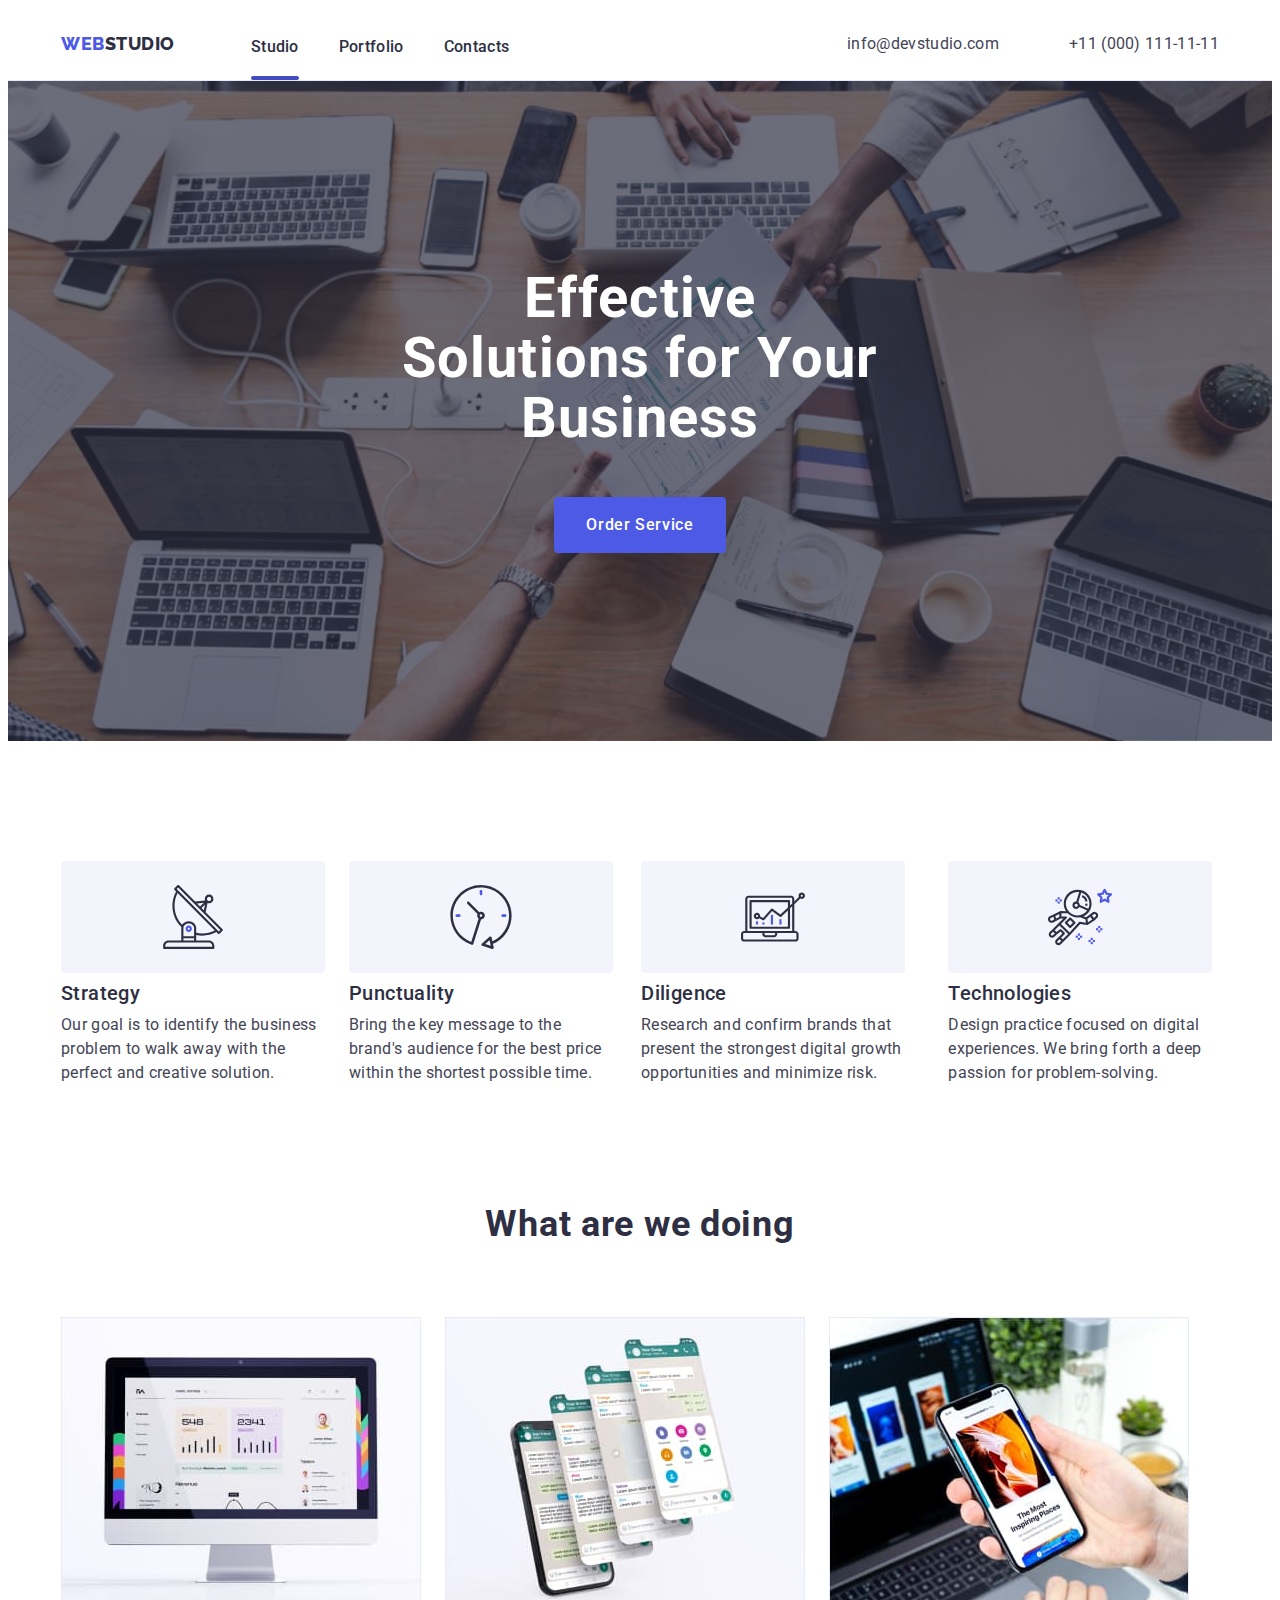
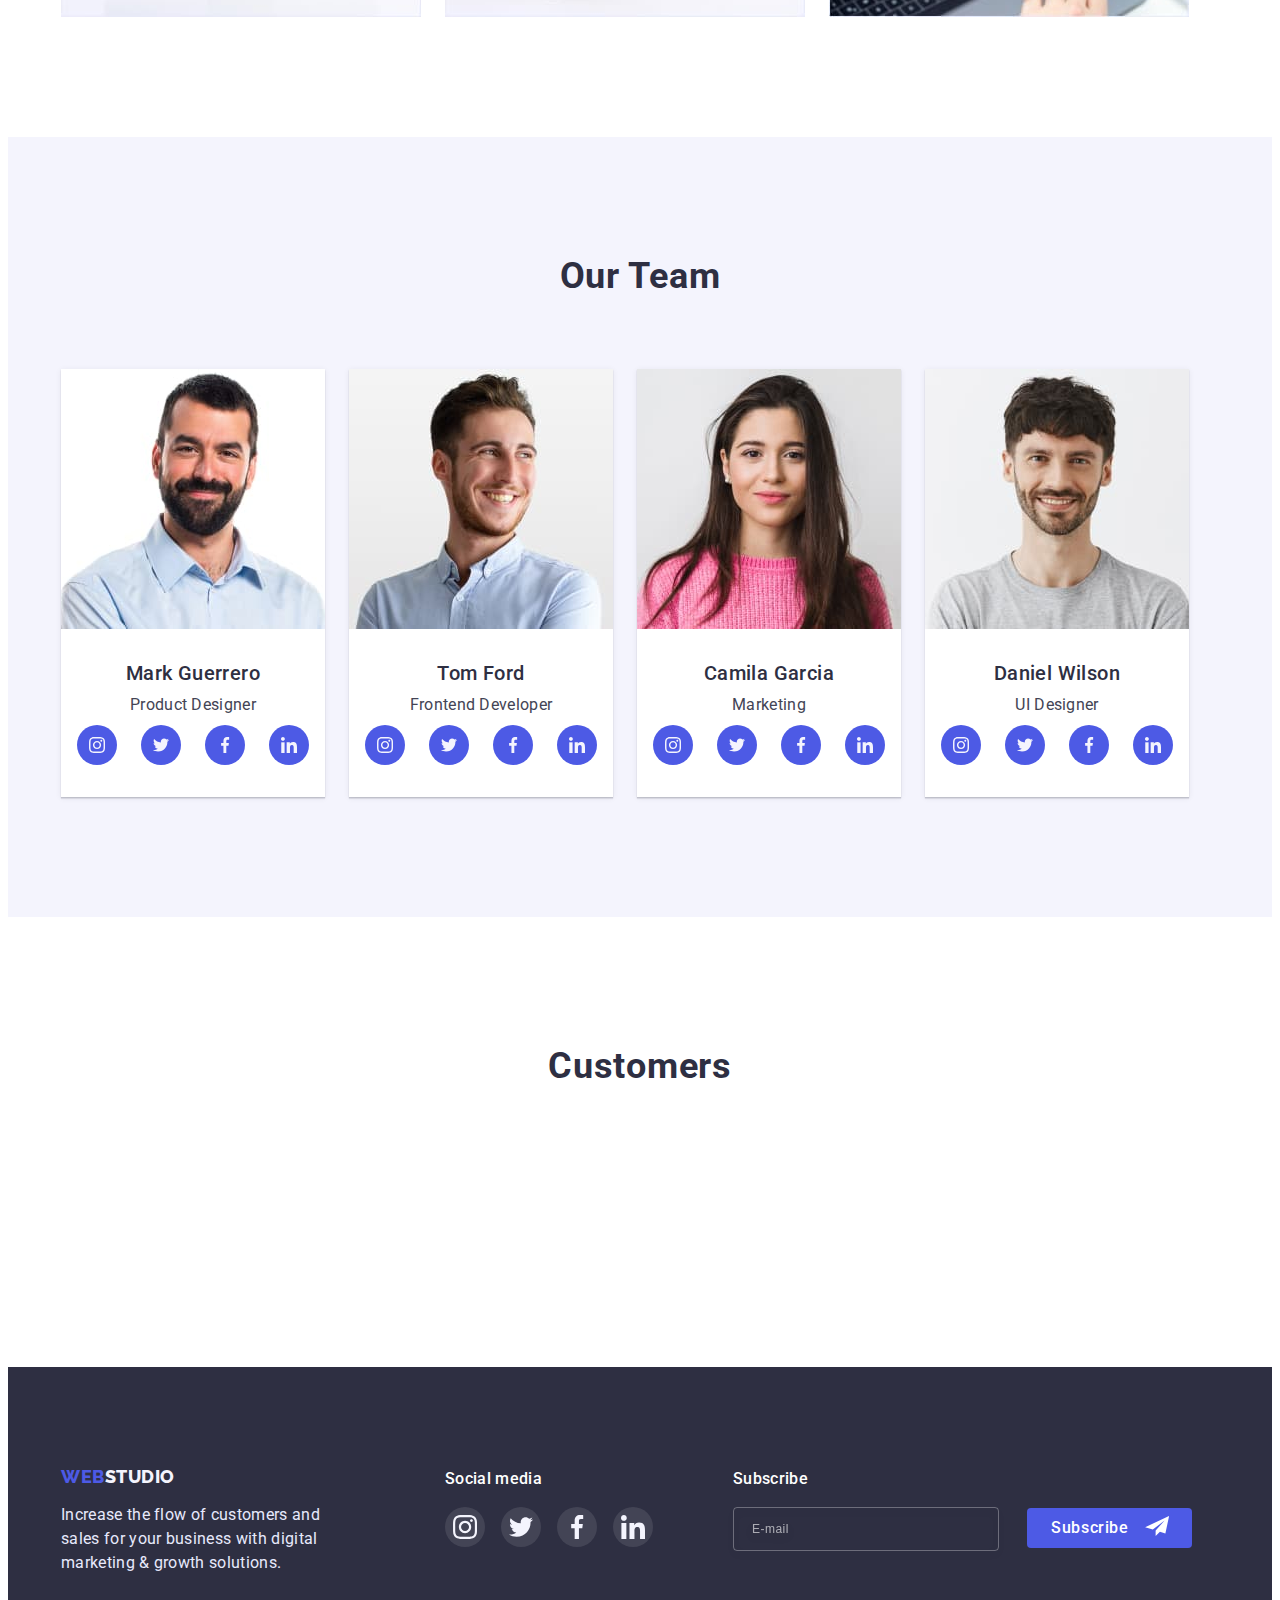
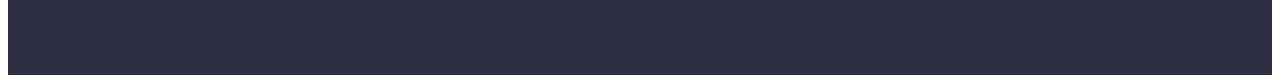
<file: index.html>
<!DOCTYPE html>
<html lang="en">
<head>
    <meta charset="UTF-8">
    <meta http-equiv="X-UA-Compatible" content="IE=edge">
    <meta name="viewport" content="width=device-width, initial-scale=1.0">
    <title>WebStudio</title>
    <link rel="preconnect" href="https://fonts.googleapis.com">
<link rel="preconnect" href="https://fonts.gstatic.com" crossorigin>
<link href="https://fonts.googleapis.com/css2?family=Raleway:wght@800&family=Roboto:wght@400;500;700;900&display=swap" rel="stylesheet">
<link rel ="stylesheet" href="https://cdnjs.cloudflare.com/ajax/libs/modern-normalize/1.1.0/modern-normalize.min.css" integrity="sha512-wpPYUAdjBVSE4KJnH1VR1HeZfpl1ub8YT/NKx4PuQ5NmX2tKuGu6U/JRp5y+Y8XG2tV+wKQpNHVUX03MfMFn9Q==" crossorigin="anonymous" referrerpolicy="no-referrer" />
<link rel="stylesheet" href="https://cdnjs.cloudflare.com/ajax/libs/animate.css/4.1.1/animate.min.css"
/>
<link href="https://unpkg.com/aos@2.3.1/dist/aos.css" rel="stylesheet">
<link rel="stylesheet" href="./css/styles.css">
</head>
<body>
    
    <header class="header">
        <div class="container">
        <nav class="header-navigation">
        <a href="./index.html" class="header-web link"> WEB<span class="header-studio link">STUDIO</span></a>
<ul class="header-list list">
    
    <li class="header-item">
        <a href="./index.html" class="header-link link current" >Studio</a></li>
    <li class="header-item">
        <a href="./portfolio.html" class="header-link link" >Portfolio</a></li>
    <li class="header-item">
        <a class="header-link link" href="">Contacts</a></li>
    
</ul>
</nav>
<ul class="header-list list">
    <li class="header-item">
        <a class="header-mail link" href="mailto:info@devstudio.com">info@devstudio.com</a></li>
    <li class="header-item">
        <a class="header-tel link" href="tel:+110001111111">+11 (000) 111-11-11</a></li>
</ul>
</div>
     </header>

    <main> 
        <section class="hero">
            <div class="container">
           <h1 class="hero-title title">Effective Solutions  for Your Business</h1>
        
           <button class="hero-btn" type="button" data-modal-open>Order Service</button>
        </div>
        
         </section>

        <section class="about"> 
            <div class="container">

         <h2 class="visually-hidden"> About us </h2>

         <ul class="about-list list">
    <li class="about-item">
        <div class="about-soc">
            <svg class="about-soc-icon"
            width="64"
            height="64">
                <use href="./images/icons.svg#icon-antenna-1">

                </use>
            </svg>
        </div>
        <h3 class="about-after-title after-title">Strategy </h3>
        <p class="about-text text">Our goal is to identify the business problem to walk away with the perfect and creative solution.</p> </li>
    <li class="about-item">
        <div class="about-soc">
            <svg class="about-soc-icon"
            width="64"
            height="64">
                <use href="./images/icons.svg#icon-clock-1">
                    
                </use>
            </svg>
        </div>
        <h3 class="about-after-title after-title">Punctuality</h3>
        <p class="about-text text">Bring the key message to the brand's audience for the best price within the shortest possible time.</p></li>
    <li class="about-item">
        <div class="about-soc">
            <svg class="about-soc-icon"
            width="64",
            height="64">
                <use href="./images/icons.svg#icon-diagram-1">
                    
                </use>
            </svg>
        </div>
        <h3 class="about-after-title after-title">Diligence</h3>
        <p class="about-text text">Research and confirm brands that present the strongest digital growth opportunities and minimize risk.</p></li>
    <li class="about-item">
        <div class="about-soc">
            <svg class="about-soc-icon"
            width="64"
            height="64">
                <use href="./images/icons.svg#icon-astronaut-1">
                    
                </use>
            </svg>
        </div>
        <h3 class="about-after-title after-title">Technologies</h3>
    <p class="about-text text">Design practice focused on digital experiences. We bring forth a deep passion for problem-solving.</p></li>
</ul>
</div>
</section>

<section class="gallery">
    <div class="container">
<h2 class="gallery-title  title">What are we doing</h2>
<ul class="gallery-list list">
    <li class="gallery-item">
        <img src="./images/what/computer.jpg" 
        alt="statistics on the computer screen"
        width="360"
        height="300">
    </li>
    <li class="gallery-item">
        <img src="./images/what/tabs.jpg" 
        alt="dialogue of a group of people on the phone screen"
        width="360"
        height="300" >
    </li>
    <li class="gallery-item">
        <img src="./images/what/phone.jpg" 
        alt="open application on the phone screen"
        width="360"
        height="300" >
    </li>
</ul>
</div>
        </section>

        <section class="team">
            <div class="container">
            <h2 class="team-title title">Our Team</h2>
            <ul class="team-list list">
                <li class="team-item">
                    <img src="./images/employees/guerrero.jpg" 
                    alt="portrait of an employee"
                    width="264"
                    height="260">
                    <div class="team-container">
                    <h3 class="team-after-title after-title">Mark Guerrero</h3>
                    <p class="team-text text">Product Designer</p>

                <ul class="team-soc-list list">
                <li class="team-soc-item">
                <a href="" class="team-soc-link link">
                    <svg class="team-soc-icon"
                    width="16"
                    height="16">
                                    <use href="./images/icons.svg#icon-instagram-2"></use>
                                </svg>

                            </a></li>
                <li class="team-soc-item">
    
                <a href="" class="team-soc-link link">
                    <svg class="team-soc-icon" width="16"
                    height="16">
    
                        <use href="./images/icons.svg#icon-twitter-1"></use>
                            </svg>
                            </a></li>

                <li class="team-soc-item">
            
                <a href="" class="team-soc-link link">
                    <svg class="team-soc-icon"
                    width="16"
                height="16">
                            <use href="./images/icons.svg#icon-facebook-1"></use></svg>

                            </a></li>

                <li class="team-soc-item">
               
                <a href="" class="team-soc-link link">
                    <svg class="team-soc-icon"
                    width="16"
                height="16">
                        <use href="./images/icons.svg#icon-linkedin-1"></use></svg>

                            </a></li>
                    </ul>
                </div>
                </li>

                <li class="team-item">
                    <img src="./images/employees/ford.jpg" 
                    alt="portrait of an employee"
                    width="264"
                    height="260">
                    <div class="team-container">
                    <h3 class="team-after-title after-title">Tom Ford</h3>
                    <p class="team-text text">Frontend Developer</p>

                    <ul class="team-soc-list list">
                        <li class="team-soc-item">
                        <a href="" class="team-soc-link link">
                            <svg class="team-soc-icon"
                            width="16"
                            height="16">
                                            <use href="./images/icons.svg#icon-instagram-2"></use>
                                        </svg>
        
                                    </a></li>
                        <li class="team-soc-item">
            
                        <a href="" class="team-soc-link link">
                            <svg class="team-soc-icon" width="16"
                            height="16">
            
                                <use href="./images/icons.svg#icon-twitter-1"></use>
                                    </svg>
                                    </a></li>
        
                        <li class="team-soc-item">
                    
                        <a href="" class="team-soc-link link">
                            <svg class="team-soc-icon"
                            width="16"
                        height="16">
                                    <use href="./images/icons.svg#icon-facebook-1"></use></svg>
        
                                    </a></li>
        
                        <li class="team-soc-item">
                       
                        <a href="" class="team-soc-link link">
                            <svg class="team-soc-icon"
                            width="16"
                        height="16">
                                <use href="./images/icons.svg#icon-linkedin-1"></use></svg>
        
                                    </a></li>
                            </ul>
                </div> 
                </li>


                <li class="team-item">

                    <img src="./images/employees/garcia.jpg" 
                    alt="portrait of an employee"
                    width="264"
                    height="260">
                    <div class="team-container">
                    <h3 class="team-after-title after-title">Camila Garcia</h3>
                    <p class="team-text text">Marketing</p>
                    <ul class="team-soc-list list">
                        <li class="team-soc-item">
                        <a href="" class="team-soc-link link">
                            <svg class="team-soc-icon"
                            width="16"
                            height="16">
                                            <use href="./images/icons.svg#icon-instagram-2"></use>
                                        </svg>
        
                                    </a></li>
                        <li class="team-soc-item">
            
                        <a href="" class="team-soc-link link">
                            <svg class="team-soc-icon" width="16"
                            height="16">
            
                                <use href="./images/icons.svg#icon-twitter-1"></use>
                                    </svg>
                                    </a></li>
        
                        <li class="team-soc-item">
                    
                        <a href="" class="team-soc-link link">
                            <svg class="team-soc-icon"
                            width="16"
                        height="16">
                                    <use href="./images/icons.svg#icon-facebook-1"></use></svg>
        
                                    </a></li>
        
                        <li class="team-soc-item">
                       
                        <a href="" class="team-soc-link link">
                            <svg class="team-soc-icon"
                            width="16"
                        height="16">
                                <use href="./images/icons.svg#icon-linkedin-1"></use></svg>
        
                                    </a></li>
                            </ul>
                </div>
                    
                </li>
                <li  class="team-item">
                    <img src="./images/employees/wilson.jpg" 
                    alt="portrait of an employee"
                    width="264"
                    height="260">
                    <div class="team-container">
                    <h3 class="team-after-title after-title">Daniel Wilson</h3>
                    <p class="team-text text">UI Designer</p>
                    <ul class="team-soc-list list">
                        <li class="team-soc-item">
                        <a href="" class="team-soc-link link">
                            <svg class="team-soc-icon"
                            width="16"
                            height="16">
                                            <use href="./images/icons.svg#icon-instagram-2"></use>
                                        </svg>
        
                                    </a></li>
                        <li class="team-soc-item">
            
                        <a href="" class="team-soc-link link">
                            <svg class="team-soc-icon" width="16"
                            height="16">
            
                                <use href="./images/icons.svg#icon-twitter-1"></use>
                                    </svg>
                                    </a></li>
        
                        <li class="team-soc-item">
                    
                        <a href="" class="team-soc-link link">
                            <svg class="team-soc-icon"
                            width="16"
                        height="16">
                                    <use href="./images/icons.svg#icon-facebook-1"></use></svg>
        
                                    </a></li>
        
                        <li class="team-soc-item">
                       
                        <a href="" class="team-soc-link link">
                            <svg class="team-soc-icon"
                            width="16"
                        height="16">
                                <use href="./images/icons.svg#icon-linkedin-1"></use></svg>
        
                                    </a></li>
                            </ul>
                </div>
                </li>
            </ul>
        </div>
        </section>
        
<section class="customers">
    
    <div class="container">
        <h2 class="customers-title title">Customers</h2>
        <div data-aos="fade-up">
        <ul class="customers-list list">

            <li class="customers-item">
                <a href="" class="customers-link link">
                    <svg class="customers-soc-icon"
                    width="104"
                    height="96">
                        <use href="./images/icons.svg#icon-Logo"></use>
                    </svg>
                </a></li>
            <li class="customers-item">
                <a href="" class="customers-link link">
                    <svg class="customers-soc-icon"
                    width="104"
                    height="96">
                        <use href="./images/icons.svg#icon-Logo-1"></use>
                    </svg>
                    
                </a></li>
            <li class="customers-item">
                <a href="" class="customers-link link">
                <svg class="customers-soc-icon"
                    width="104"
                    height="96">
                        <use href="./images/icons.svg#icon-Logo-2"></use>
                    </svg>

                </a></li>
            <li class="customers-item">
                <a href="" class="customers-link link">
                    <svg class="customers-soc-icon"
                    width="104"
                    height="96">
                        <use href="./images/icons.svg#icon-Logo-3"></use>
                    </svg>
                                        

                </a></li>
            <li class="customers-item">
                <a href="" class="customers-link link">
                    <svg class="customers-soc-icon"
                    width="104"
                    height="96">
                        <use href="./images/icons.svg#icon-Logo-4"></use>
                    </svg>
                                          
                </a></li>
            <li class="customers-item">
                <a href="" class="customers-link link">
                    <svg class="customers-soc-icon"
                    width="104"
                    height="96">
                        <use href="./images/icons.svg#icon-Logo-5"></use>
                    </svg>                  
                </a></li>
        </ul>
    </div>
    </div>
</section>

    </main>
    <footer class="footer">
        <div class="container">
            <div class="footer-wrap">
        <a href="./index.html" class="footer-web link">WEB <span class="footer-studio link">STUDIO</span></a>
        <p class="footer-text">Increase the flow of customers and sales for your business with digital marketing & growth solutions.</p>
    </div>
    
<div class="footer-soc">
            <h2 class="footer-title ">Social media</h2>
            <ul class="footer-soc-list list">
                <li class="footer-soc-item">
                    <a href="" class="footer-soc-link link">
                        <svg class="footer-soc-icon"
                        width="24"
                        height="24">
                            <use href="./images/icons.svg#icon-instagram-2"></use>
                        </svg>          
                    </a></li>
                <li class="footer-soc-item">
                    <a href="" class="footer-soc-link link">
                        <svg class="footer-soc-icon"
                        width="24"
                        height="24">
                            <use href="./images/icons.svg#icon-twitter-1"></use>
                        </svg>  
                    </a></li>
                <li class="footer-soc-item">
                    <a href="" class="footer-soc-link link">
                        <svg class="footer-soc-icon"
                        width="24"
                        height="24">
                            <use href="./images/icons.svg#icon-facebook-1"></use>
                        </svg>  
                    </a></li>
                <li class="footer-soc-item">
                    <a href="" class="footer-soc-link link">
                        <svg class="footer-soc-icon"
                        width="24"
                        height="24">
                            <use href="./images/icons.svg#icon-linkedin-1"></use>
                        </svg>  
                    </a></li>
            </ul>
        </div>

        <form class="footer-form">
        <div class="footer-subscribe">
        <h2 class="footer-title ">Subscribe</h2>
        <input 
        type="email" 
        class="footer-input" 
        name="user-email" 
        placeholder="E-mail"
       />
       <button class="footer-sbc-btn" type="submit">
        Subscribe
        <svg class="footer-btn-icon"
                        width="24"
                        height="20">
                            <use href="./images/icons.svg#icon-icon-send"></use>
                        </svg>  
       </button>


        </div>
        </form>
    </div>
    </footer>

    <div class="backdrop is-hidden" data-modal>
        <div class="modal">
           <button type="button" class="modal-close-btn" data-modal-close>
            <svg class="modal-icon"
            width="8"
            height="8">
            <use href="./images/icons.svg#icon-Vector-1"></use>
            </svg> 
            </button>

            <p class="modal-title">Leave your contacts and we will call you back</p>
            
            <form class="modal-form">

                <div class="modal-field">
                <label for="user-name" class="input-text">Name</label>
                <div class="input-wrap">
                <input 
                type="text" 
                class="modal-input" 
                name="user-name" 
                placeholder=""
                id="user-name"/>
                    <svg class="input-icon"
                    width="12"
                    height="12">
                    <use href="./images/icons.svg#icon-name"></use>
                    </svg>  
                </div>
                </div>
               
                <div class="modal-field">
                <label for="user-phone" class="input-text"> Phone</label>
                <div class="input-wrap">
                <input 
                type="tel" 
                class="modal-input" 
                name="user-phone" 
                placeholder=""
                id="user-phone"/>

                <svg class="input-icon"
                width="13"
                height="13">
                <use href="./images/icons.svg#icon-phone"></use>
                </svg>  
                </div>
            </div>

                <div class="modal-field">
                <label for="user-email" class="input-text"> Email</label>
                <div class="input-wrap">
                <input 
                type="email" 
                class="modal-input" 
                name="user-email" 
                placeholder=""
                id="user-email"/>

                <svg class="input-icon"
                width="13"
                height="13">
                <use href="./images/icons.svg#icon-email"></use>
                </svg>  
                </div>
                </div>

                <label for="user-comment" class="input-text"> Comment </label>
                <textarea
                type="text" 
                class="modal-comment" 
                name="user-comment" 
                id="user-comment"
                placeholder="Text input"></textarea>

                <div class="modal-field-check">
                <input 
                type="checkbox" 
                name="privacy" 
                id="privacy"
                value="true"
                class="input-check visually-hidden">
                <label for="privacy" class="check-text">

                    <span class="check-box">
                        <svg class="input-check-icon"
                width="10"
                height="8">
                <use href="./images/icons.svg#icon-done"></use>
                </svg>  
                </span>
                I accept the terms and conditions of the&nbsp;<a href=""> Privacy policy</a> </label>
            </div>
                <button type="submit" class="modal-btn-send">Send</button>
           
            </form>
        </div>
    </div>

    <script src="https://unpkg.com/aos@2.3.1/dist/aos.js"></script>
    <script>
        AOS.init();
      </script>

       <script src="./js/modal.js"></script>
</body>
</html>
</file>
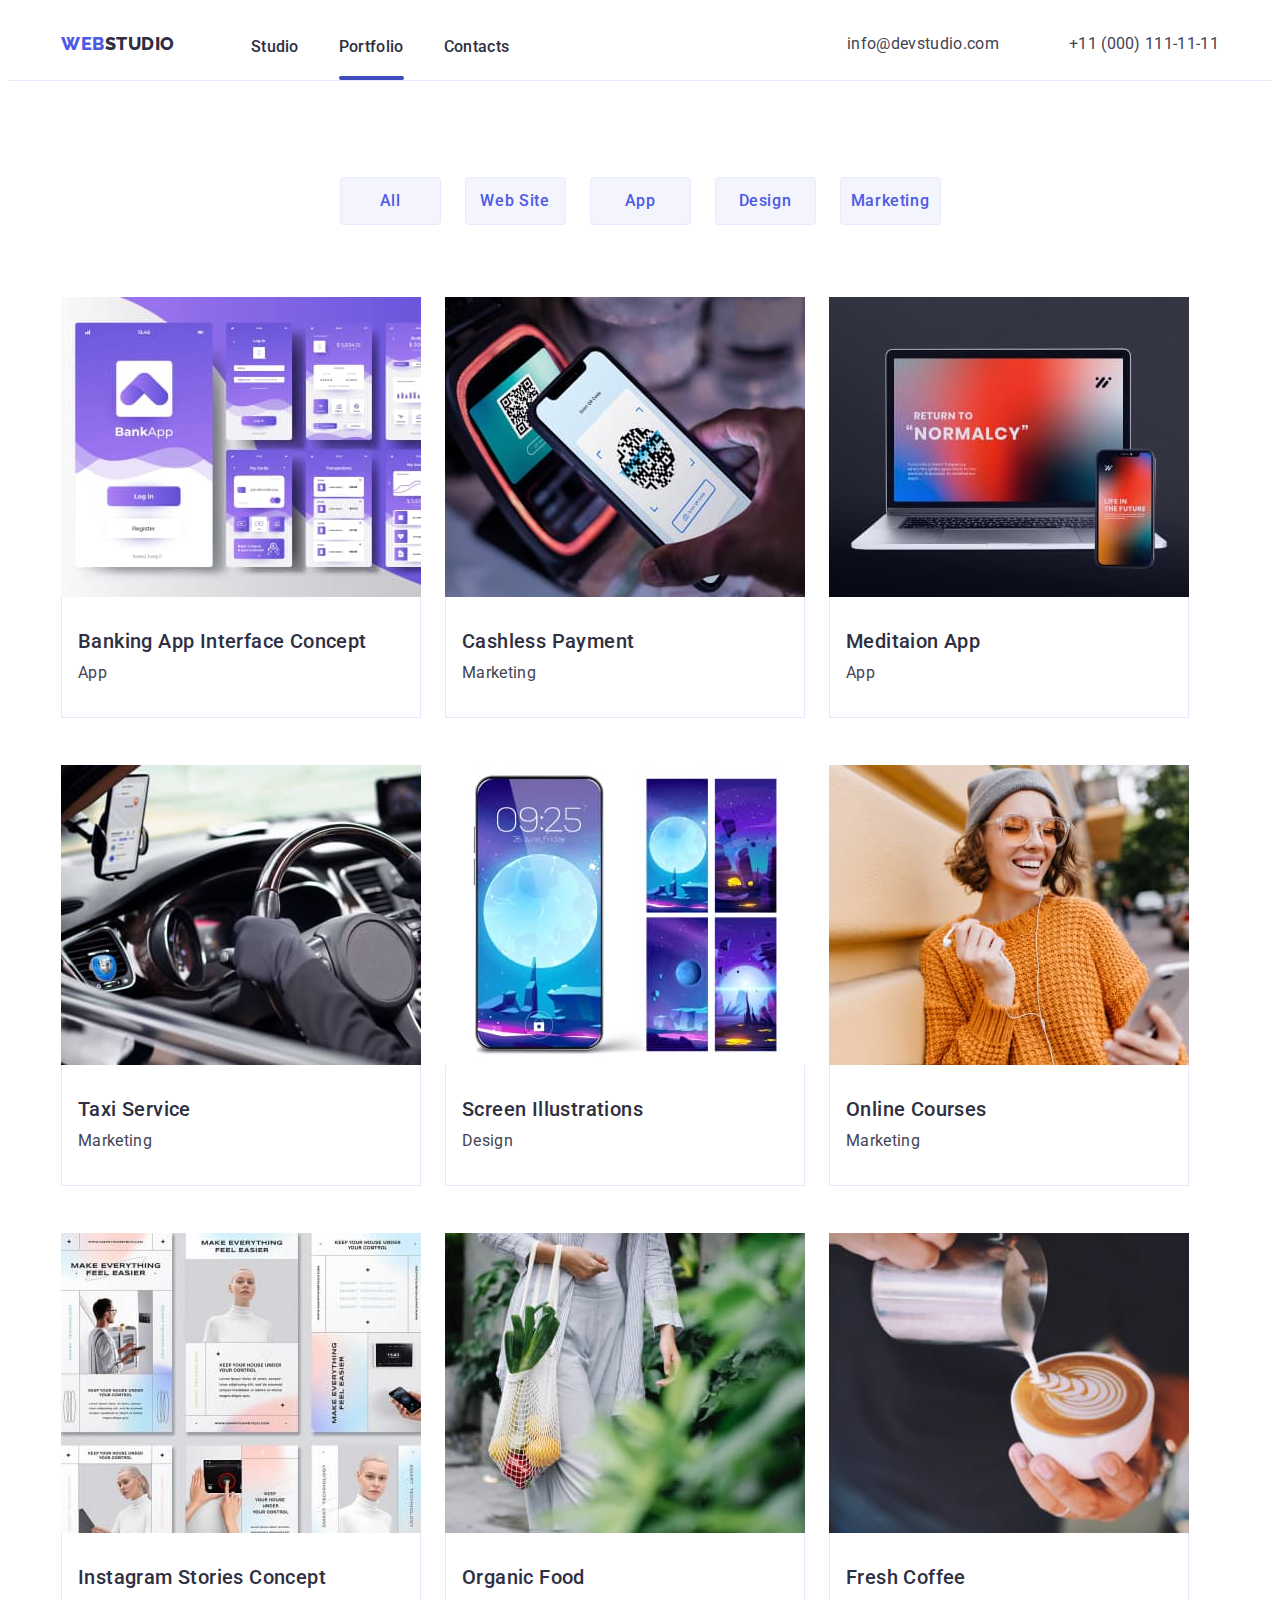
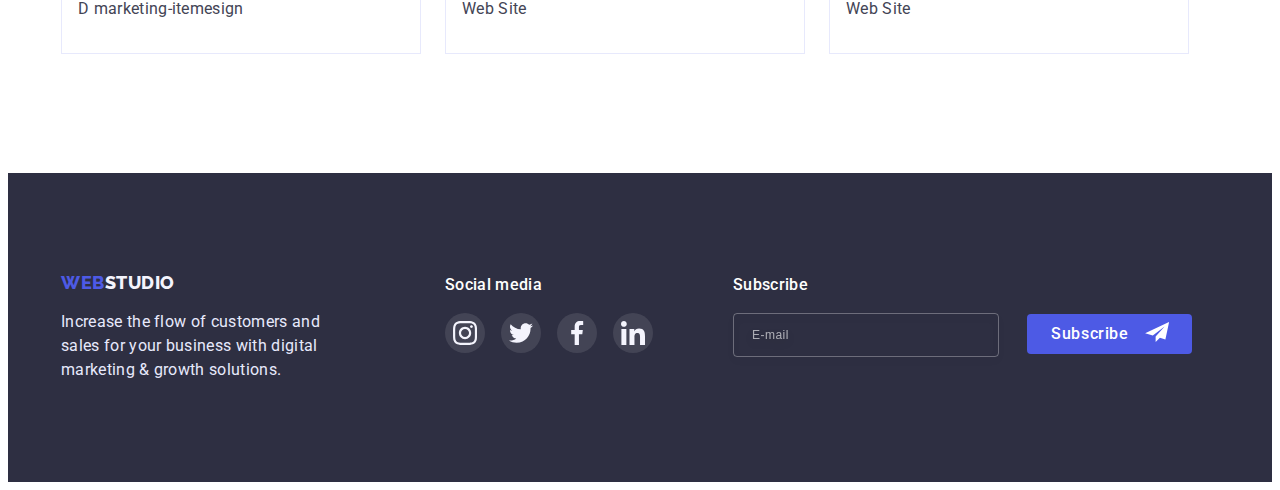
<file: portfolio.html>
<!DOCTYPE html>
<html lang="en">
<head>
    <meta charset="UTF-8">
    <meta http-equiv="X-UA-Compatible" content="IE=edge">
    <meta name="viewport" content="width=device-width, initial-scale=1.0">
    <title>Portfolio</title>
    <link rel="preconnect" href="https://fonts.googleapis.com">
<link rel="preconnect" href="https://fonts.gstatic.com" crossorigin>
<link href="https://fonts.googleapis.com/css2?family=Raleway:wght@800&family=Roboto:wght@400;500;700&display=swap" rel="stylesheet">
<link rel ="stylesheet" href="https://cdnjs.cloudflare.com/ajax/libs/modern-normalize/1.1.0/modern-normalize.min.css" integrity="sha512-wpPYUAdjBVSE4KJnH1VR1HeZfpl1ub8YT/NKx4PuQ5NmX2tKuGu6U/JRp5y+Y8XG2tV+wKQpNHVUX03MfMFn9Q==" crossorigin="anonymous" referrerpolicy="no-referrer" />
<link rel="stylesheet" href="https://cdnjs.cloudflare.com/ajax/libs/animate.css/4.1.1/animate.min.css"
/>
<link rel="stylesheet" href="./css/styles.css">
</head>

<body>
    <header class="header">
        <div class="container">
        <nav class="header-navigation">
    <a href="./index.html" class="header-web link"> WEB<span class="header-studio link">STUDIO</span></a>
<ul class="header-list list">
    <li  class="header-item"> 
        <a href="./index.html" class="header-link link" >Studio</a></li>
    <li  class="header-item"> 
        <a href="./portfolio.html" class="header-link link current" >Portfolio</a></li>
    <li  class="header-item">
        <a class="header-link link" >Contacts</a></li>
</ul>
</nav>
<ul class="header-list list">
    <li  class="header-item">
        <a class="header-mail link" href="mailto:info@devstudio.com">info@devstudio.com</a></li>
    <li  class="header-item">
        <a class="header-tel link" href="tel:+110001111111">+11 (000) 111-11-11</a></li>
</ul>
</div>
     </header>

<main>
     <section class="portfolio">
        <div class="container">
<h1 class="visually-hidden"> Portfolio</h1>
<ul class="portfolio-list list">
<li class="portfolio-item">
    <button class="portfolio-btn" type="button">All</button></li>
<li class="portfolio-item">
    <button class="portfolio-btn" type="button">Web Site</button></li>
<li class="portfolio-item">
    <button class="portfolio-btn" type="button">App</button></li>
<li class="portfolio-item">
    <button class="portfolio-btn" type="button">Design</button></li>
<li class="portfolio-item">
    <button class="portfolio-btn" type="button">Marketing</button></li>
</ul>


    
<h2 class="visually-hidden">App</h2>

<ul class="app-list list"> 
    <li class="app-item "> 
        <a href="" class="app-link link">
        
        <div class="app-top-wrap">
            <img src="./images/app/img-1.jpg"
        alt="image1"
        width="360"
        height="300">
            <p class="app-top-text">
                14 Stylish and User-Friendly App Design Concepts · Task Manager App · Calorie Tracker App · Exotic Fruit Ecommerce App · Cloud Storage App
            </p>

        </div>
        
        <div class="app-container item-border-portfolio">
        <h3 class="app-after-title after-title">Banking App Interface Concept</h3>
<p class="app-text text">App</p>
</div>
</a>
    </li>
    <li class="app-item">
         <a href="" class="app-link link"> 
            <div class="app-top-wrap">
        <img src="./images/app/img-2.jpg"
        alt="image2"
        width="360"
        height="300">
        <p class="app-top-text">
            14 Stylish and User-Friendly App Design Concepts · Task Manager App · Calorie Tracker App · Exotic Fruit Ecommerce App · Cloud Storage App
        </p>
    </div>
        <div class="app-container item-border-portfolio">
<h3 class="app-after-title after-title">Cashless Payment</h3>
    <p class="app-text text">Marketing</p>
</div>
</a>
</li>
    <li class="app-item">
         <a href="" class="app-link link">
            <div class="app-top-wrap"> 
        <img src="./images/app/img-3.jpg"
        alt="image3"
        width="360"
        height="300">
        <p class="app-top-text">
            14 Stylish and User-Friendly App Design Concepts · Task Manager App · Calorie Tracker App · Exotic Fruit Ecommerce App · Cloud Storage App
        </p>

        </div>
        <div class="app-container item-border-portfolio">
<h3 class="app-after-title after-title">Meditaion App</h3>
    <p class="app-text text">App</p>
</div>
</a>
</li>

        <li class="app-item">
             <a href="" class="app-link link">
                <div class="app-top-wrap">
            <img src="./images/design/img-4.jpg"
            alt="image4"
            width="360"
            height="300">
            <p class="app-top-text">
            14 Stylish and User-Friendly App Design Concepts · Task Manager App · Calorie Tracker App · Exotic Fruit Ecommerce App · Cloud Storage App
        </p>

            </div>
            <div class="app-container item-border-portfolio">
            <h3 class="app-after-title after-title">Taxi Service</h3>
            <p class="app-text text">Marketing</p>
        </div>
        </a>
        </li>
        <li class="app-item ">
             <a href="" class="app-link link">
                <div class="app-top-wrap">
            <img src="./images/design/img-5.jpg"
            alt="image5"
            width="360"
            height="300">
            <p class="app-top-text">
            14 Stylish and User-Friendly App Design Concepts · Task Manager App · Calorie Tracker App · Exotic Fruit Ecommerce App · Cloud Storage App
        </p>

            </div>
            <div class="app-container item-border-portfolio">
            <h3 class="app-after-title after-title">Screen Illustrations</h3>
            <p class="app-text text">Design</p>
        </div>
        </a>
        </li>
        <li class="app-item ">
             <a href="" class="app-link link">
                <div class="app-top-wrap">
            <img src="./images/design/img-6.jpg"
            alt="image6"
            width="360"
            height="300">
            <p class="app-top-text">
            14 Stylish and User-Friendly App Design Concepts · Task Manager App · Calorie Tracker App · Exotic Fruit Ecommerce App · Cloud Storage App
        </p>

            </div>
            <div class="app-container item-border-portfolio">
            <h3 class="app-after-title after-title">Online Courses</h3>
            <p class="app-text text">Marketing</p>
        </div>
        </a>
        </li>
    

        <li class="app-item ">
             <a href="" class="app-link link">
                <div class="app-top-wrap">
            <img src="./images/marketing/img-7.jpg"
            alt="image7"
            width="360"
            height="300">
            <p class="app-top-text">
            14 Stylish and User-Friendly App Design Concepts · Task Manager App · Calorie Tracker App · Exotic Fruit Ecommerce App · Cloud Storage App
        </p>

            </div>
            <div class="app-container item-border-portfolio">
            <h3 class="app-after-title after-title">Instagram Stories Concept</h3>
            <p class="app-text text">D marketing-itemesign</p>
        </div>
        </a>
        </li>
        <li class="app-item">
             <a href="" class="app-link link">
                <div class="app-top-wrap">
            <img src="./images/marketing/img-8.jpg"
            alt="image8"
            width="360"
            height="300">
            <p class="app-top-text">
            14 Stylish and User-Friendly App Design Concepts · Task Manager App · Calorie Tracker App · Exotic Fruit Ecommerce App · Cloud Storage App
        </p>

            </div>
            <div class="app-container item-border-portfolio">
            <h3 class="app-after-title after-title">Organic Food</h3>
            <p class="app-text text">Web Site</p>
        </div>
        </a>
        </li>
        <li class="app-item">
             <a href="" class="app-link link">
                <div class="app-top-wrap">
            <img src="./images/marketing/img-9.jpg"
            alt="image9"
            width="360"
            height="300">
            <p class="app-top-text">
            14 Stylish and User-Friendly App Design Concepts · Task Manager App · Calorie Tracker App · Exotic Fruit Ecommerce App · Cloud Storage App
        </p>

            </div>
            <div class="app-container item-border-portfolio">
            <h3 class="app-after-title after-title">Fresh Coffee</h3>
            <p class="app-text text">Web Site</p>
        </div>
    
        </a>
        </li>
    </ul>

</section>
</main>

<footer class="footer">
    <div class="container">
        <div class="footer-wrap">
    <a href="./index.html" class="footer-web link">WEB <span class="footer-studio link">STUDIO</span></a>
    <p class="footer-text">Increase the flow of customers and sales for your business with digital marketing & growth solutions.</p>
</div>

<div class="footer-soc">
        <h2 class="footer-title ">Social media</h2>
        <ul class="footer-soc-list list">
            <li class="footer-soc-item">
                <a href="" class="footer-soc-link link">
                    <svg class="footer-soc-icon"
                    width="24"
                    height="24">
                        <use href="./images/icons.svg#icon-instagram-2"></use>
                    </svg>          
                </a></li>
            <li class="footer-soc-item">
                <a href="" class="footer-soc-link link">
                    <svg class="footer-soc-icon"
                    width="24"
                    height="24">
                        <use href="./images/icons.svg#icon-twitter-1"></use>
                    </svg>  
                </a></li>
            <li class="footer-soc-item">
                <a href="" class="footer-soc-link link">
                    <svg class="footer-soc-icon"
                    width="24"
                    height="24">
                        <use href="./images/icons.svg#icon-facebook-1"></use>
                    </svg>  
                </a></li>
            <li class="footer-soc-item">
                <a href="" class="footer-soc-link link">
                    <svg class="footer-soc-icon"
                    width="24"
                    height="24">
                        <use href="./images/icons.svg#icon-linkedin-1"></use>
                    </svg>  
                </a></li>
        </ul>
    </div>

    <form class="footer-form">
    <div class="footer-subscribe">
    <h2 class="footer-title ">Subscribe</h2>
    <input 
    type="email" 
    class="footer-input" 
    name="user-email" 
    placeholder="E-mail"
   />
   <button class="footer-sbc-btn" type="submit">
    Subscribe
    <svg class="footer-btn-icon"
                    width="24"
                    height="20">
                        <use href="./images/icons.svg#icon-icon-send"></use>
                    </svg>  
   </button>


    </div>
</form>
</div>
</footer>
</body>
</html>
</file>
<file: css/styles.css>
:root {
    --first-title-color: #2E2F42;
    --first-btn-color:#4D5AE5;
    --second-btn-color:#404BBF;
    --text-color:#434455;
    --logo-web-color:#4D5AE5;
    --header-background-color:#FFFFFF;
    --footer-background-color:#2E2F42;
    --background-color-item:#FFFFFF;
    --bg-gradient: linear-gradient(
        rgba(46, 47, 66, 0.7),
         rgba(46, 47, 66, 0.7));
    --team-member-box-shadow: 0px 1px 6px rgba(46, 47, 66, 0.08), 0px 1px 1px rgba(46, 47, 66, 0.16), 0px 2px 1px rgba(46, 47, 66, 0.08);
--portfolio-btn-box-shadow:0px 3px 1px rgba(0, 0, 0, 0.1), 0px 2px 1px rgba(0, 0, 0, 0.08), 0px 2px 2px rgba(0, 0, 0, 0.12);
--transition-active:250ms cubic-bezier(0.4, 0, 0.2, 1);
}

p,h1,h2,h3,h4,h5,h6 {
    margin: 0;
}

ul,ol {
    margin:0;
    padding-left:0;
}

img{
    display: block;}

body {
    color:#E5E5E5;
    font-family:'Roboto', sans-serif;
    font-size: 16px;
    background-color: white;
}

.list{
    list-style:none;}

.link{
    text-decoration: none;
}

.visually-hidden{
    position: absolute;
    width: 1px;
    height: 1px;
    margin: -1px;
    border: 0;
    padding: 0;
    
    white-space: nowrap;
    clip-path: inset(100%);
    clip: rect(0 0 0 0);
    overflow: hidden;
}

.container{
    width:1158px;
    padding-left: 15px;
    padding-right: 15px;
    /*outline: 1px solid red;*/
    margin: 0 auto;
}

.title{
    font-weight: 700;
    letter-spacing: 0.02em;
}

.after-title{
font-weight: 500;
font-size: 20px;
line-height: 1.2;
letter-spacing: 0.02em;
color:var(--first-title-color)
}

.text{
line-height: 1.5;
letter-spacing: 0.02em;
color:var(--text-color)
}

.item-border-portfolio{
    border: 0.5px solid #E7E9FC;
    border-top: none;
}
/*----------HEADER----------*/

.header{
    color: var(--header-background-color);
    border-bottom: 1px solid #E7E9FC;
}

.header > .container {
    display: flex;
    align-items: center;
}


.header-navigation{
    display: flex;
    align-items: center;
    margin-right: auto;

}

.header-web{
font-family: 'Raleway', sans-serif;
font-weight: 800;
    font-style: normal;
    font-size: 18px;
    line-height: 1.33;
    letter-spacing: 0.03em;
    text-transform: uppercase;
    color:var(--logo-web-color);
    margin-right: 76px;
    padding-top: 24px;
    padding-bottom: 24px;

}

.header-studio {
    color: #2E2F42;
}


.header-list{
    display: flex;
    gap:40px;
   }

.header-item{}

.header-link{
font-weight: 500;
    line-height: 1.5;
    letter-spacing: 0.02em;
    color: #2E2F42;
     padding-top: 24px;
    padding-bottom: 24px;
    position: relative;
    bottom:-3px;
    transition: color var(--transition-active);

}

.header-link.current::after{
    content: "";
    position: absolute;
    width: 100%;
    height: 4px;
    background-color: #404BBF;
    left: 0%;
    bottom: 0%;
    border-radius: 2px;
    
}

    .header-link:hover,
    .header-link:focus {
        color: #4D5AE5;
    }
   

.header-mail{
    line-height: 1.5;
    letter-spacing: 0.02em;
    color: #434455;
    margin-right: 30px;
    padding-top: 24px;
    padding-bottom: 24px;
    transition: color var(--transition-active);

}


    .header-mail:hover,
    .header-mail:focus {
        color: #4D5AE5;
    }

.header-tel{ 
    line-height: 1.5;
    letter-spacing: 0.02em;
    color: #434455;
    padding-top: 24px;
    padding-bottom: 24px;
    transition: color var(--transition-active);

}

    .header-tel:hover,
    .header-tel:focus {
        color: #4D5AE5;
    }
    /*---------HERO-----------*/

   

    .hero{
    background: #2E2F42;
    padding-top: 188px;
     padding-bottom: 188px;
     background-image: var(--bg-gradient),
     url(../images/hero/hero-bg.jpg);
     background-repeat: no-repeat;
     background-position: center;
     background-size: cover;
     max-width: 1440px;
     margin: 0 auto;
    }


    .hero-title{
font-size: 56px;
line-height:1.07;
color: #FFFFFF;
margin-bottom: 48px;
max-width: 495px;
margin-left: auto;
margin-right: auto;
text-align: center;
}


    .hero-btn{
        font-family: inherit;
        font-style: normal;
        font-weight: 500;
        font-size: 16px;
        line-height: 1.5;
        letter-spacing: 0.04em;
        color: #FFFFFF;
        cursor:pointer;
        background-color:var(--first-btn-color);
        display:block;
        margin: 0 auto;
        border-radius: 4px;
        padding: 16px 32px;
        border: 0ch;
        transition: background-color var(--transition-active);
    }

    .hero-btn:hover,
    .hero-btn:focus {
        
        background:var(--second-btn-color);
        box-shadow: 0px 4px 4px rgba(0, 0, 0, 0.15);
    }

     /*---------ABOUT--------*/

.about{
  padding-top: 120px;
  padding-bottom: 120px;
}

.about>.container{
    display: flex;
    align-items: center;
}

.about-after-title {
    margin-bottom: 8px;

}

.about-list{
    display: flex;
    gap:24px;
}

.about-soc{
width:264px;
height: 112px;
background: #F4F4FD;
border-radius: 4px;
margin-bottom: 8px;
display: flex;
align-items: center;
justify-content: center;
}

.about-item{}

.about-text{}



    /*---------GALLERY-----------*/

    .gallery{
        padding-top: ;
        padding-bottom: 120px;
    }

    .gallery>.container{
      
    }
    

    .gallery-title{
    font-size: 36px;
    line-height:1.11;
    color:var(--first-title-color);
    margin-bottom: 72px;
    display: flex;
   justify-content: center;
    
}
    

    .gallery-list{
        display: flex;
        gap: 24px;
    }

    .gallery-item{
        width: calc((100%-48px)/3);

    }

    /*---------TEAM-----------*/

    .team{
        background: #F4F4FD;
        padding-top: 120px;
        padding-bottom: 120px;
    }

    .team-title{
font-size: 36px;
line-height: 1.11;
color:var(--first-title-color);
margin-bottom: 72px;
display: flex;
justify-content: center;
}

    .team-list{
        display: flex;
        gap:24px;
    }

    .team-item{
        text-align: center;
        background: var(--background-color-item);
        width: calc((100%-72px)/4);
        box-shadow: var(--team-member-box-shadow);
      }

      .team-container{
        padding-top: 32px;
        padding-bottom: 32px;
      }

    .team-after-title{
        margin-bottom: 8px;
       }

    .team-text{
        margin-bottom: 8px;
    }

    .team-soc-list{
        display: flex;
        justify-content: center;
        gap:24px

    }

    .team-soc-item{
        width: 40px;
        height: 40px;
    
    }
    
    .team-soc-link{
        width: 100%;
        height: 100%;
        background-color: #4D5AE5;
        border-radius: 50% ;
        display: flex;
        align-items: center;
        justify-content: center;
        transition: background-color var(--transition-active);
      

    }

    .team-soc-link:hover,
    .team-soc-link:focus{

    background-color:#404BBF;
    animation: shake 2s;
    }

    @keyframes shake {
        0%, 50%, 100% {
          transform: rotate(0deg);
        }
        
        10%, 30% {
          transform: rotate(-10deg);
        }
        
        20%, 40% {
          transform: rotate(10deg);
        }
        
      }

    /*-----------CUSTOMERS-----------*/

    .customers{
        padding-top: 130px;
        padding-bottom: 120px;
        background: 
        #FFFFFF;
    }

    .customers-title{
        font-size: 36px;
        line-height: 1.11;
        color:var(--first-title-color);
        margin-bottom: 72px;
        display: flex;
        justify-content: center;
    }

    .customers-list{
        display: flex;
       gap: 24px;
    }

   

    .customers-item{
      width: 168px;
      height: 88px;
    }

    .customers-link{
        width: 100%;
        height: 100%;
        border-radius: 4px;
        border: 1px solid #8E8F99;
        display: flex;
        align-items: center;
        justify-content: center;
        color: #8E8F99;
        transition: border-color var(--transition-active), color var(--transition-active);
    }

    
    .customers-soc-icon{
        fill: currentColor;
    }

    .customers-link:hover,
    .customers-link:focus {
        border-color: #404BBF;
        color:#404BBF ;
    }

   


        
   





    /*----------PORTFOLIO----------*/

    .portfolio{
        padding-top: 96px;
        padding-bottom: 120px;}

  
    .portfolio-list{
        gap:24px;
        display: flex;
        align-items: center;
        justify-content: center;
        margin-bottom: 72px;
    }

    .portfolio-item{}


.portfolio-btn{

font-family:inherit;
font-style: normal;
font-weight: 500;
font-size: 16px;
line-height:1.5;
display: flex;
letter-spacing: 0.04em;
border-radius: 4px;
color: #4D5AE5;
background: #F4F4FD;
border: 1px solid #E7E9FC;
cursor: pointer;
margin: 0 auto;
width: 101px;
height: 48px;
justify-content: center;
align-items: center;
transition: color var(--transition-active), background var(--transition-active), border-color var(--transition-active);
}


.portfolio-btn:hover,
    .portfolio-btn:focus {
        color: #FFFFFF;
        background:var(--second-btn-color);
        box-shadow:var(--portfolio-btn-box-shadow);
        border-color: #404BBF;
    }

 /*----------APP----------*/

 .app{
    padding-top: 120px;
    padding-bottom: 120px;
 }


 .app-list {
display: flex;
flex-wrap: wrap;
column-gap: 24px;
row-gap:48px;

 }

 .app-item{
    background:var(--background-color-item);
    width: calc((100%-48px)/3);
    width: 360px;
    height: 420px;
    
}

.app-top-wrap{
    position: relative;
    overflow: hidden;
}

.app-top-text{
    position: absolute;
    top: 0;
    font-weight: 400;
    font-size: 16px;
    line-height: 1.5;
    color: #F4F4FD;
    padding: 40px 32px 164px 32px;
    background-color:#4D5AE5;
    background-blend-mode: soft-light;
    height: 100%;
    transform: translateY(100%);
    transition: transform 250ms cubic-bezier(0.4, 0, 0.2, 1);
}

.app-link:hover .app-top-text{
 transform: translateY(0);
}

.app-link{
    display: block;
     transition: box-shadow var(--transition-active);
}


.app-link:hover,
.app-link:focus
     {
    box-shadow:  0px 1px 6px 
    rgba(46, 47, 66, 0.08), 
    0px 1px 1px rgba(46, 47, 66, 0.16), 
    0px 2px 1px rgba(46, 47, 66, 0.08);
    }


.app-container{
    padding-top: 32px;
    padding-bottom: 32px;
    padding-left:  16px;
  }

  .app-container:hover
  .app-container:focus,
  {
    0px 1px 6px rgba(46, 47, 66, 0.08), 0px 1px 1px rgba(46, 47, 66, 0.16), 0px 2px 1px rgba(46, 47, 66, 0.08);
  }

 .app-after-title{
    margin-bottom: 8px;
 }

 .app-text{}




      /*---------FOOTER-----------*/

      .footer{
        background-color: var(--footer-background-color);
        padding-top: 100px;
        padding-bottom: 100px;
      }

      .footer>.container{
        display: flex;
      }

      .footer-web{
        font-family: 'Raleway', sans-serif;
            font-style: normal;
            font-weight: 800;
            font-size: 18px;
            line-height: 1.16;
            display: flex;
            letter-spacing: 0.03em;
            text-transform: uppercase;
            color:var(--logo-web-color);
            margin-bottom: 16px;
      }

      .footer-studio{
        color: #F4F4FD;
      }

      .footer-text{
        line-height: 1.5;
        letter-spacing: 0.02em;
        color: #E7E9FC;
        max-width: 264px; 
      }

     .footer-title{
        font-weight: 500;
        font-size: 16px;
        line-height: 1.5;
        color: #FFFFFF;
        margin-bottom: 16px;
        letter-spacing: 0.02em;
}
    
      .footer-soc{
       margin-left: 120px;
      }

      .footer-soc-list{
        display: flex;
        gap: 16px;
       
      }

      .footer-soc-item{
        width: 40px;
        height: 40px;
      }

      .footer-soc-link{
        width: 100%;
        height: 100%;
        border-radius: 50px;
        background: rgba(255, 255, 255, 0.1);
        display: flex;
        align-items: center;
        justify-content: center;
        transition: background-color var(--transition-active);
      }

      .footer-soc-link:hover,
      .footer-soc-link:focus{
        background-color: #31D0AA;
        animation: shake 2s;
      }

      @keyframes shake {
        0%, 50%, 100% {
          transform: rotate(0deg);
        }
        
        10%, 30% {
          transform: rotate(-10deg);
        }
        
        20%, 40% {
          transform: rotate(10deg);
        }
        
      }
      .footer-subscribe{
        margin-left: 80px;
      }
      .footer-input{
        min-width: 260px;
        height: 40px;
        background-color: transparent;
        border: 1px solid rgba(255, 255, 255, 0.3);
        filter: drop-shadow(0px 4px 4px rgba(0, 0, 0, 0.15));
        border-radius: 4px;
        outline: none;
        color:#E7E9FC;
        margin-right: 24px;
        transition:border-color var(--transition-active);
      }

      .footer-input::placeholder{
        font-weight: 400;
        font-size: 12px;
        line-height: 2;
        letter-spacing: 0.04em;
        padding-left: 16px;
        color: rgba(255, 255, 255, 0.6);
      }



      .footer-input:hover,
      .footer-input:focus{
        border-color:#FFFFFF;
      }

    .footer-sbc-btn{
      position: relative;
      font-family: inherit;
        font-style: normal;
        font-weight: 500;
        font-size: 16px;
        line-height: 1.5;
        letter-spacing: 0.04em;
        width: 165px;
        height: 40px;
      border-radius: 4px;
      padding: 8px 24px;
      border: none;
     text-align: left;
     color: #FFFFFF;
     background: #4D5AE5;
      transition: background-color var(--transition-active);
 
    }

    .footer-sbc-btn:hover,
    .footer-sbc-btn:focus {
        
        background:var(--second-btn-color);
    }

    .footer-btn-icon{
      position: absolute;
      fill:#FFFFFF;
      margin-left: 16px;
      
    }


      





      /*---------BACKDROP-----------*/


      .backdrop{
        position: fixed;
        top: 0;
        left: 0;
        width: 100%;
        height: 100%;
        background-color: rgba(46, 47, 66, 0.4);
        top:0;
        transition: opacity var(--transition-active),
        visibility var(--transition-active);
      }

    

      .modal{
        position: absolute;
        top: 50%;
        left: 50%;
        width: 408px;
        min-height: 584px;
        background-color: #FCFCFC;
        border-radius: 4px;
        transform: translate(-50%,-50%);
        transition: transform var(--transition-active);
        padding: 20px;
      
      }

    

      .backdrop.is-hidden .modal{
        transform: translate(-50%,-50%) scaleY(0);
        
      }

      .modal-close-btn{
        position: absolute;
        top:24px;
        right: 24px;
        width: 24px;
        height: 24px;
        border-radius: 50%;
        background: #E7E9FC;
        border: 1px solid rgba(0, 0, 0, 0.1);
        cursor: pointer;
        display: flex;
        justify-content: center;
        align-items: center;
        transition: background-color var(--transition-active);
      }

      .modal-field{
    
      }

      .modal-icon{
      
      }

      .modal-close-btn:hover,
      .modal-close-btn:focus
      {
        background: #404BBF;
        fill:#F4F4FD;

      }

      .is-hidden {
        opacity: 0;
        visibility: hidden;
        pointer-events: none;
      }

      .modal-title{
        font-weight: 500;
        font-size: 16px;
        line-height: 1.5;
        text-align: center;
        letter-spacing: 0.02em;
        color: #2E2F42;
        margin-top: 48px;
        margin-bottom: 14px;
      }
        
    
      

      .modal-input{
        width: 100%;
        height: 40px;
        background-color: transparent;
        border: 1px solid rgba(33, 33, 33, 0.2);
        border-radius: 4px;
        padding-left: 38px;
        outline:none;
        transition:  border-color var(--transition-active);
      }

      .modal-input:hover,
      .modal-input:focus{
        border-color:#4D5AE5;
        
      }

      .modal-input:focus + .input-icon,
      .modal-input:hover + .input-icon
       {
        fill:#4D5AE5;
      }


      .input-wrap{
        position: relative;
        margin-bottom: 8px;
      }

      .input-icon{
        position: absolute;
        left: 19px;
        top: 50%;
        transform: translateY(-50%);

      }

      .input-text {
      display: inline-block;
      font-weight: 400;
      font-size: 12px;
      line-height: 1.33;
      letter-spacing: 0.04em;
      color: #8E8F99;
      margin-bottom: 4px;
      }

    .modal-btn-send {
        font-family: inherit;
        font-style: normal;
        font-weight: 500;
        font-size: 16px;
        line-height: 1.5;
        letter-spacing: 0.04em;
        display:block;
        margin: 0 auto;
        width: 169px;
        height: 56px;
      color: #FFFFFF;
      background: #4D5AE5;
      box-shadow: 0px 4px 4px rgba(0, 0, 0, 0.15);
      border-radius: 4px;
      border: none;
      transition: background-color var(--transition-active);
    }

    .modal-btn-send:hover,
    .modal-btn-send:focus {
        
        background:var(--second-btn-color);
        box-shadow: 0px 4px 4px rgba(0, 0, 0, 0.15);
    }
     
      .modal-comment{
        width: 100%;
        height: 120px;
        background-color: transparent;
        border: 1px solid rgba(33, 33, 33, 0.2);
        border-radius: 4px;
        padding:8px 16px;
        outline:none;
        transition:  border-color var(--transition-active);
        resize: none;
        margin-bottom: 16px;
        display: block;
    }
      .modal-comment:hover,
      .modal-comment:focus{
        border-color:#4D5AE5;
      }
        
        .modal-comment::placeholder{
          
          font-weight: 400;
          font-size: 12px ;
          line-height:1.33;
          letter-spacing: 0.04em;
          color: rgba(117, 117, 117, 0.5);
        }

        .modal-field-check{
          margin-bottom: 24px;
          display: block;
        }
        

        .input-check{
        }

        .check-text{
          font-weight: 400;
          font-size: 12px;
          line-height: 1.33;
          letter-spacing: 0.04em;
          color: #757575;
        display: flex;
        align-items: center;
          fill: transparent;
          
        }
        .check-box{
          width: 16px;
          height: 16px;
          border-radius: 2px;
          background: #FCFCFC;
          border: 1.25px solid #2E2F42;
          margin-right: 8px;
          display: flex;
          align-items: center;
          justify-content: center;
        }

        .input-check:checked + .check-text .check-box{
          background-color: #404BBF;
          fill: #F4F4FD;
          border: none;
        }
</file>
